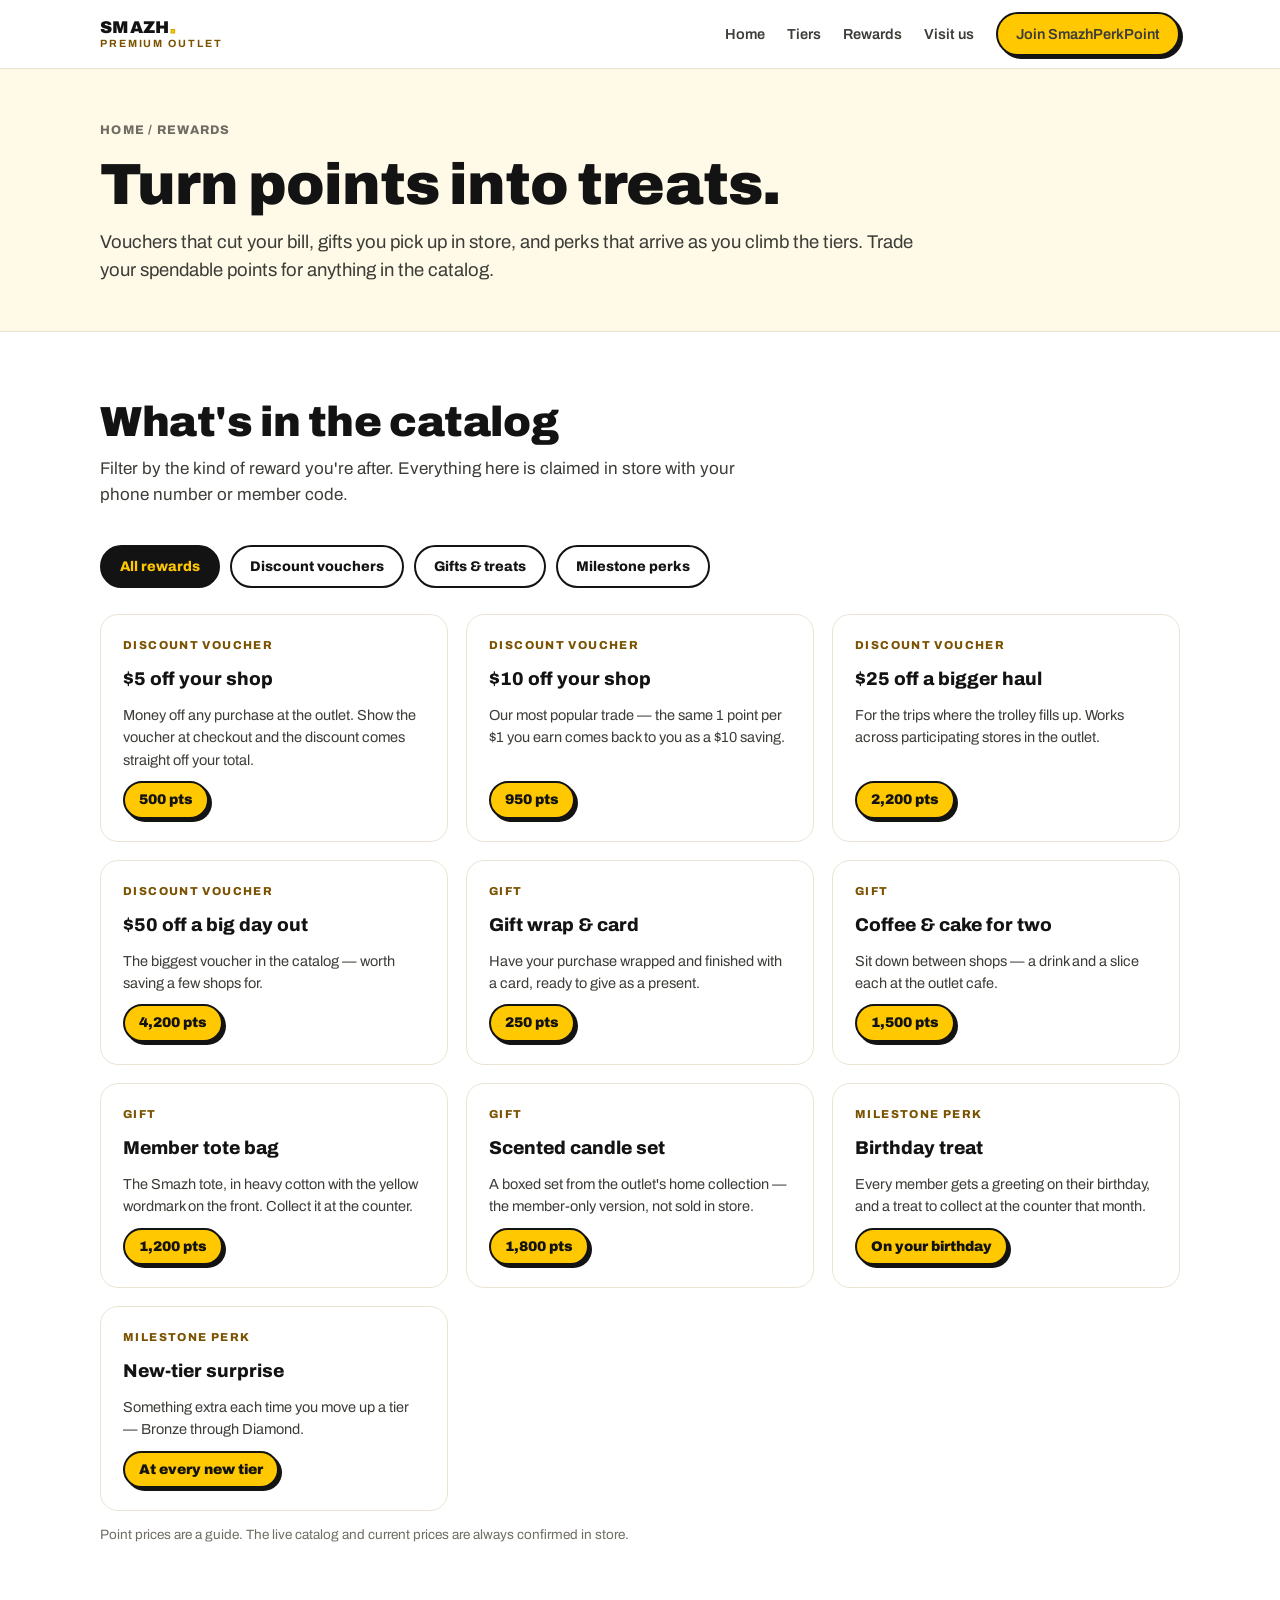
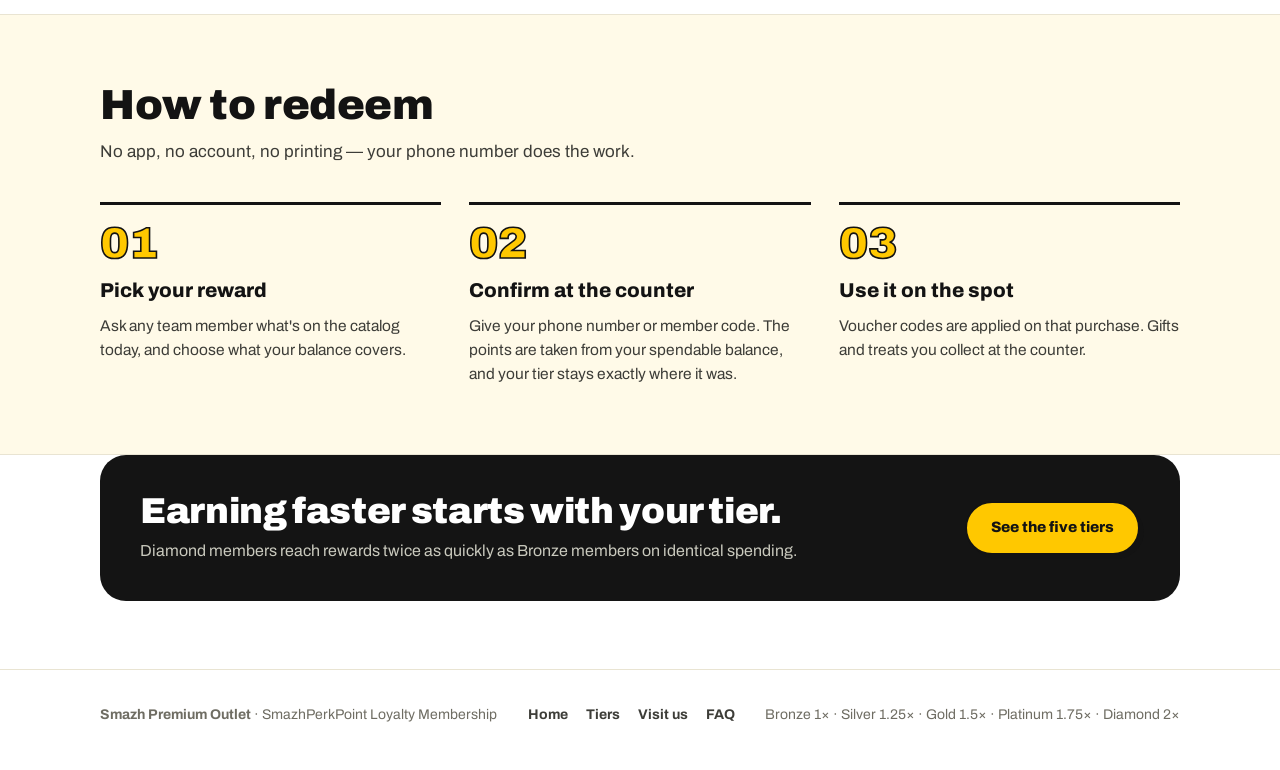
<file: rewards.html>
<!doctype html>
<html lang="en">
  <head>
    <meta charset="utf-8" />
    <meta name="viewport" content="width=device-width, initial-scale=1, viewport-fit=cover" />
    <meta name="color-scheme" content="light" />
    <meta name="description" content="The SmazhPerkPoint rewards catalog — money-off vouchers, gifts and milestone perks you can trade your points for at Smazh Premium Outlet." />
    <link rel="icon" href="data:," />
    <title>Rewards — SmazhPerkPoint Membership</title>
    <link rel="preconnect" href="https://fonts.googleapis.com" />
    <link rel="preconnect" href="https://fonts.gstatic.com" crossorigin />
    <link href="https://fonts.googleapis.com/css2?family=Archivo:ital,wght@0,400;0,500;0,600;0,700;0,800;0,900;1,600&display=swap" rel="stylesheet" />
    <link rel="stylesheet" href="assets/site.css" />
    <link rel="canonical" href="https://smazhperkpoint.com/rewards.html" />
  </head>
  <body>
    <div class="topbar">
      <div class="wrap topbar-in">
        <a class="wordmark" href="index.html">SMAZH<span class="dot">.</span><small>Premium Outlet</small></a>
        <nav class="links" aria-label="Main">
          <a href="index.html">Home</a>
          <a href="tiers.html">Tiers</a>
          <a href="rewards.html">Rewards</a>
          <a href="visit.html">Visit us</a>
          <a class="btn btn-yellow btn-small" href="index.html#join">Join SmazhPerkPoint</a>
        </nav>
      </div>
    </div>

    <header class="page-hero">
      <div class="wrap">
        <p class="crumbs"><a href="index.html">Home</a> / Rewards</p>
        <h1>Turn points into treats.</h1>
        <p>Vouchers that cut your bill, gifts you pick up in store, and perks that arrive as you climb the tiers. Trade your spendable points for anything in the catalog.</p>
      </div>
    </header>

    <section>
      <div class="wrap">
        <div class="sec-head">
          <h2>What's in the catalog</h2>
          <p>Filter by the kind of reward you're after. Everything here is claimed in store with your phone number or member code.</p>
        </div>

        <div class="chips" role="group" aria-label="Filter rewards by type">
          <button class="chip" type="button" data-filter="all" aria-pressed="true">All rewards</button>
          <button class="chip" type="button" data-filter="vouchers" aria-pressed="false">Discount vouchers</button>
          <button class="chip" type="button" data-filter="gifts" aria-pressed="false">Gifts &amp; treats</button>
          <button class="chip" type="button" data-filter="milestones" aria-pressed="false">Milestone perks</button>
        </div>

        <div class="reward-grid" id="rewardGrid">
          <article class="reward-card" data-cat="vouchers">
            <span class="cat">Discount voucher</span>
            <h3>$5 off your shop</h3>
            <p>Money off any purchase at the outlet. Show the voucher at checkout and the discount comes straight off your total.</p>
            <span class="pts">500 pts</span>
          </article>
          <article class="reward-card" data-cat="vouchers">
            <span class="cat">Discount voucher</span>
            <h3>$10 off your shop</h3>
            <p>Our most popular trade — the same 1 point per $1 you earn comes back to you as a $10 saving.</p>
            <span class="pts">950 pts</span>
          </article>
          <article class="reward-card" data-cat="vouchers">
            <span class="cat">Discount voucher</span>
            <h3>$25 off a bigger haul</h3>
            <p>For the trips where the trolley fills up. Works across participating stores in the outlet.</p>
            <span class="pts">2,200 pts</span>
          </article>
          <article class="reward-card" data-cat="vouchers">
            <span class="cat">Discount voucher</span>
            <h3>$50 off a big day out</h3>
            <p>The biggest voucher in the catalog — worth saving a few shops for.</p>
            <span class="pts">4,200 pts</span>
          </article>
          <article class="reward-card" data-cat="gifts">
            <span class="cat">Gift</span>
            <h3>Gift wrap &amp; card</h3>
            <p>Have your purchase wrapped and finished with a card, ready to give as a present.</p>
            <span class="pts">250 pts</span>
          </article>
          <article class="reward-card" data-cat="gifts">
            <span class="cat">Gift</span>
            <h3>Coffee &amp; cake for two</h3>
            <p>Sit down between shops — a drink and a slice each at the outlet cafe.</p>
            <span class="pts">1,500 pts</span>
          </article>
          <article class="reward-card" data-cat="gifts">
            <span class="cat">Gift</span>
            <h3>Member tote bag</h3>
            <p>The Smazh tote, in heavy cotton with the yellow wordmark on the front. Collect it at the counter.</p>
            <span class="pts">1,200 pts</span>
          </article>
          <article class="reward-card" data-cat="gifts">
            <span class="cat">Gift</span>
            <h3>Scented candle set</h3>
            <p>A boxed set from the outlet's home collection — the member-only version, not sold in store.</p>
            <span class="pts">1,800 pts</span>
          </article>
          <article class="reward-card" data-cat="milestones">
            <span class="cat">Milestone perk</span>
            <h3>Birthday treat</h3>
            <p>Every member gets a greeting on their birthday, and a treat to collect at the counter that month.</p>
            <span class="pts">On your birthday</span>
          </article>
          <article class="reward-card" data-cat="milestones">
            <span class="cat">Milestone perk</span>
            <h3>New-tier surprise</h3>
            <p>Something extra each time you move up a tier — Bronze through Diamond.</p>
            <span class="pts">At every new tier</span>
          </article>
        </div>
        <p class="note">Point prices are a guide. The live catalog and current prices are always confirmed in store.</p>
      </div>
    </section>

    <section class="tint">
      <div class="wrap">
        <div class="sec-head">
          <h2>How to redeem</h2>
          <p>No app, no account, no printing — your phone number does the work.</p>
        </div>
        <div class="steps">
          <div class="step">
            <div class="no">01</div>
            <h3>Pick your reward</h3>
            <p>Ask any team member what's on the catalog today, and choose what your balance covers.</p>
          </div>
          <div class="step">
            <div class="no">02</div>
            <h3>Confirm at the counter</h3>
            <p>Give your phone number or member code. The points are taken from your spendable balance, and your tier stays exactly where it was.</p>
          </div>
          <div class="step">
            <div class="no">03</div>
            <h3>Use it on the spot</h3>
            <p>Voucher codes are applied on that purchase. Gifts and treats you collect at the counter.</p>
          </div>
        </div>
      </div>
    </section>

    <section style="padding-top:0">
      <div class="wrap">
        <div class="cta-band">
          <div>
            <h2>Earning faster starts with your tier.</h2>
            <p>Diamond members reach rewards twice as quickly as Bronze members on identical spending.</p>
          </div>
          <a class="btn btn-yellow" href="tiers.html">See the five tiers</a>
        </div>
      </div>
    </section>

    <footer>
      <div class="wrap f-in">
        <div><strong>Smazh Premium Outlet</strong> · SmazhPerkPoint Loyalty Membership</div>
        <nav class="f-links" aria-label="Footer">
          <a href="index.html">Home</a>
          <a href="tiers.html">Tiers</a>
          <a href="visit.html">Visit us</a>
          <a href="index.html#faq">FAQ</a>
        </nav>
        <div>Bronze 1× · Silver 1.25× · Gold 1.5× · Platinum 1.75× · Diamond 2×</div>
      </div>
    </footer>

    <script>
      (function () {
        var grid = document.getElementById('rewardGrid');
        var cards = grid.querySelectorAll('.reward-card');
        var chips = document.querySelectorAll('.chip');

        function apply(filter) {
          for (var i = 0; i < cards.length; i++) {
            var show = filter === 'all' || cards[i].getAttribute('data-cat') === filter;
            if (show) { cards[i].removeAttribute('hidden'); } else { cards[i].setAttribute('hidden', ''); }
          }
        }

        for (var i = 0; i < chips.length; i++) {
          chips[i].addEventListener('click', function () {
            for (var j = 0; j < chips.length; j++) { chips[j].setAttribute('aria-pressed', 'false'); }
            this.setAttribute('aria-pressed', 'true');
            apply(this.getAttribute('data-filter'));
          });
        }
      })();
    </script>
  </body>
</html>
</file>
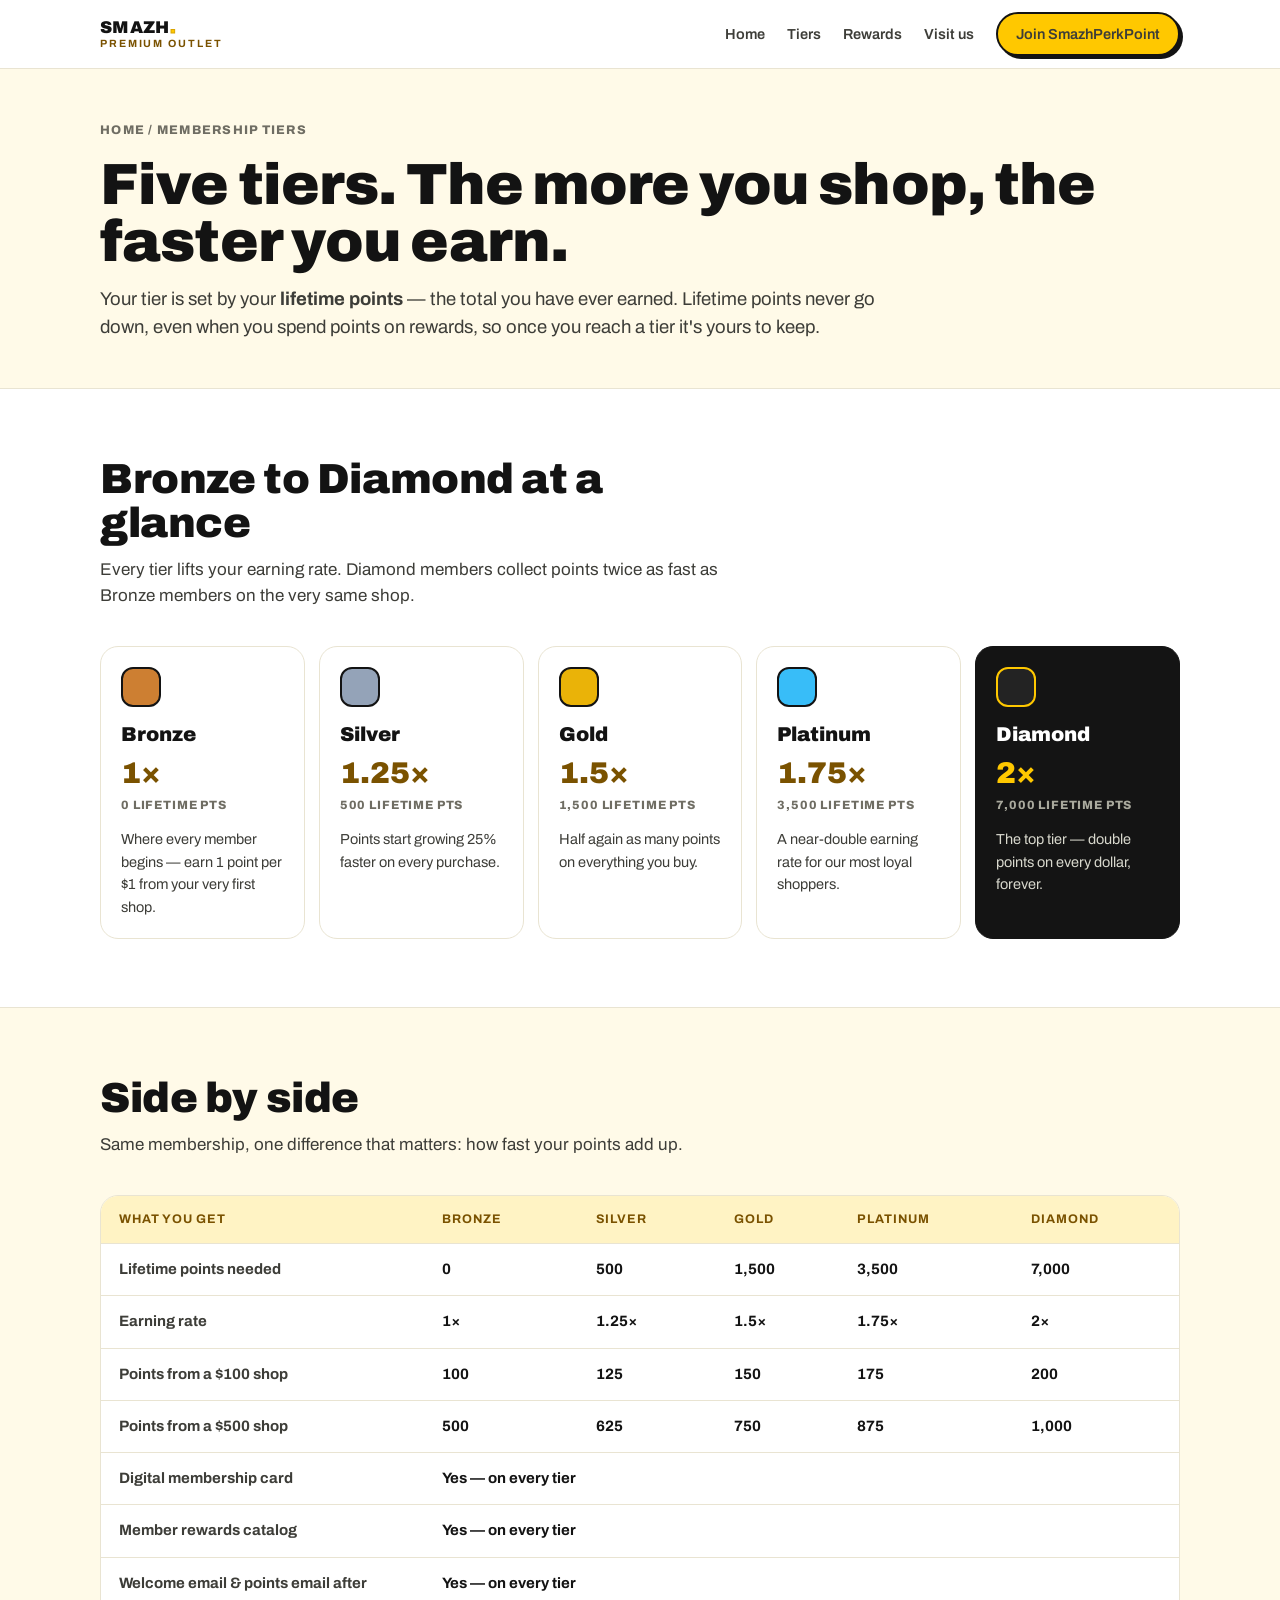
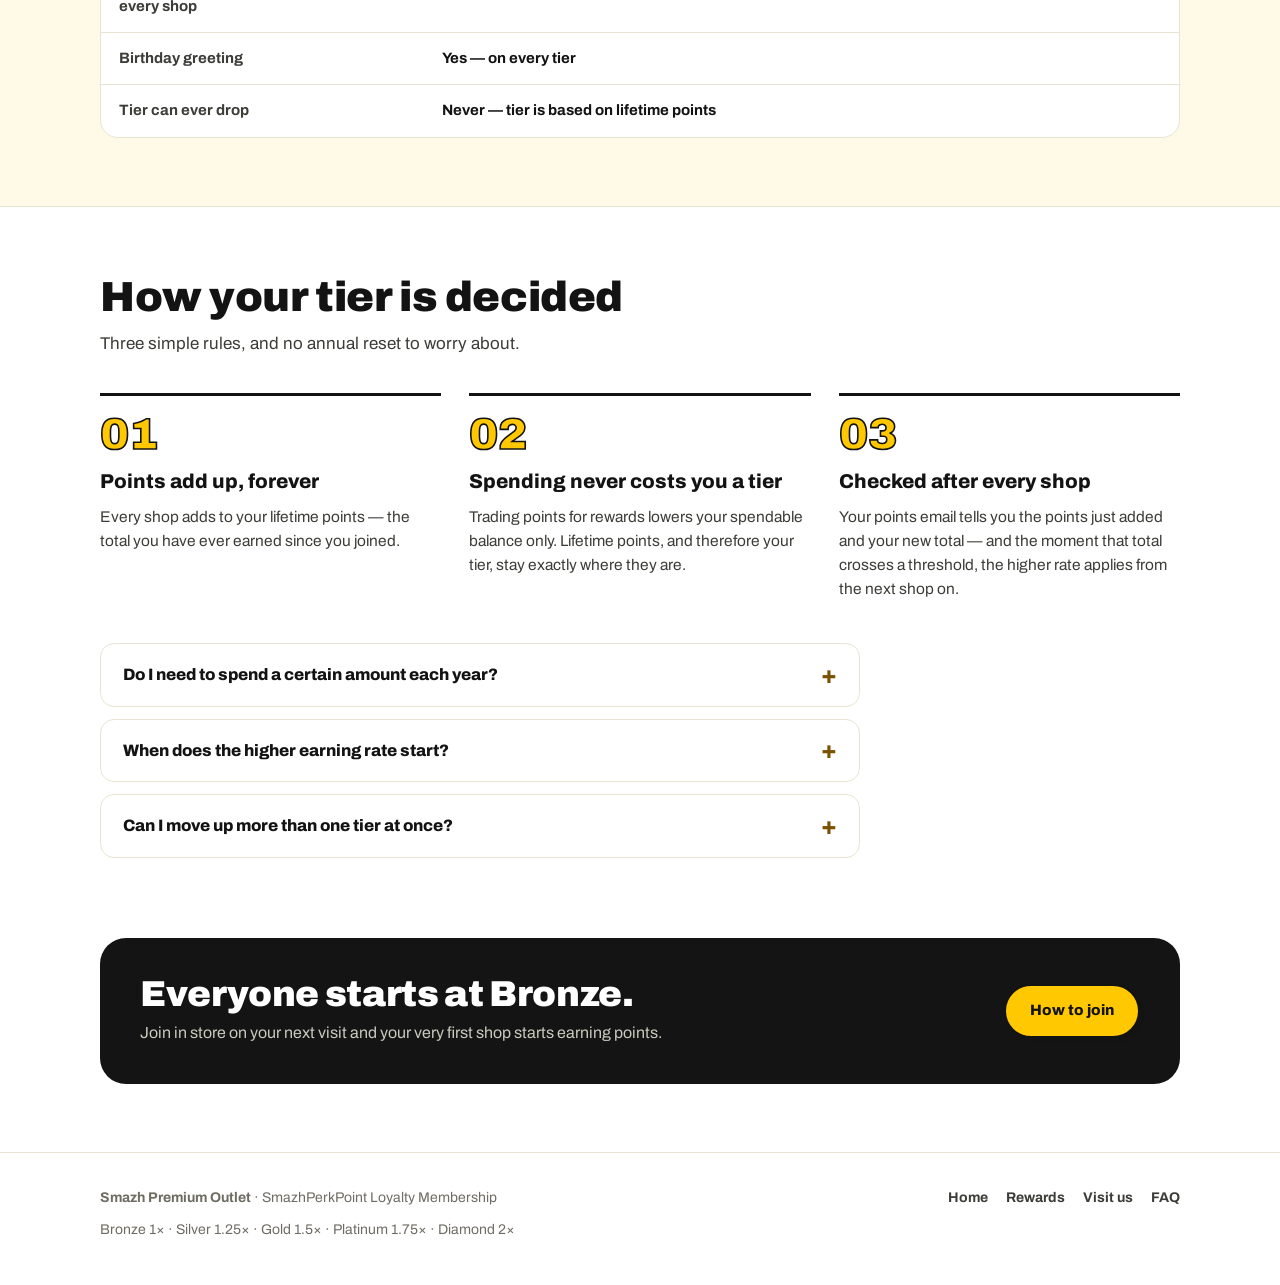
<file: tiers.html>
<!doctype html>
<html lang="en">
  <head>
    <meta charset="utf-8" />
    <meta name="viewport" content="width=device-width, initial-scale=1, viewport-fit=cover" />
    <meta name="color-scheme" content="light" />
    <meta name="description" content="The five SmazhPerkPoint tiers — Bronze to Diamond. Lifetime points set your tier, and your earning rate climbs from 1× to 2× points." />
    <link rel="icon" href="data:," />
    <title>Tiers — SmazhPerkPoint Membership</title>
    <link rel="preconnect" href="https://fonts.googleapis.com" />
    <link rel="preconnect" href="https://fonts.gstatic.com" crossorigin />
    <link href="https://fonts.googleapis.com/css2?family=Archivo:ital,wght@0,400;0,500;0,600;0,700;0,800;0,900;1,600&display=swap" rel="stylesheet" />
    <link rel="stylesheet" href="assets/site.css" />
    <link rel="canonical" href="https://smazhperkpoint.com/tiers.html" />
  </head>
  <body>
    <div class="topbar">
      <div class="wrap topbar-in">
        <a class="wordmark" href="index.html">SMAZH<span class="dot">.</span><small>Premium Outlet</small></a>
        <nav class="links" aria-label="Main">
          <a href="index.html">Home</a>
          <a href="tiers.html">Tiers</a>
          <a href="rewards.html">Rewards</a>
          <a href="visit.html">Visit us</a>
          <a class="btn btn-yellow btn-small" href="index.html#join">Join SmazhPerkPoint</a>
        </nav>
      </div>
    </div>

    <header class="page-hero">
      <div class="wrap">
        <p class="crumbs"><a href="index.html">Home</a> / Membership tiers</p>
        <h1>Five tiers. The more you shop, the faster you earn.</h1>
        <p>Your tier is set by your <strong>lifetime points</strong> — the total you have ever earned. Lifetime points never go down, even when you spend points on rewards, so once you reach a tier it's yours to keep.</p>
      </div>
    </header>

    <section>
      <div class="wrap">
        <div class="sec-head">
          <h2>Bronze to Diamond at a glance</h2>
          <p>Every tier lifts your earning rate. Diamond members collect points twice as fast as Bronze members on the very same shop.</p>
        </div>
        <div class="ladder">
          <div class="ladder-card">
            <div class="badge" style="background:#cd7f32"></div>
            <h3>Bronze</h3>
            <div class="m">1×</div>
            <div class="from">0 lifetime pts</div>
            <p>Where every member begins — earn 1 point per $1 from your very first shop.</p>
          </div>
          <div class="ladder-card">
            <div class="badge" style="background:#94a3b8"></div>
            <h3>Silver</h3>
            <div class="m">1.25×</div>
            <div class="from">500 lifetime pts</div>
            <p>Points start growing 25% faster on every purchase.</p>
          </div>
          <div class="ladder-card">
            <div class="badge" style="background:#eab308"></div>
            <h3>Gold</h3>
            <div class="m">1.5×</div>
            <div class="from">1,500 lifetime pts</div>
            <p>Half again as many points on everything you buy.</p>
          </div>
          <div class="ladder-card">
            <div class="badge" style="background:#38bdf8"></div>
            <h3>Platinum</h3>
            <div class="m">1.75×</div>
            <div class="from">3,500 lifetime pts</div>
            <p>A near-double earning rate for our most loyal shoppers.</p>
          </div>
          <div class="ladder-card top">
            <div class="badge" style="background:#c084fc"></div>
            <h3>Diamond</h3>
            <div class="m">2×</div>
            <div class="from">7,000 lifetime pts</div>
            <p>The top tier — double points on every dollar, forever.</p>
          </div>
        </div>
      </div>
    </section>

    <section class="tint">
      <div class="wrap">
        <div class="sec-head">
          <h2>Side by side</h2>
          <p>Same membership, one difference that matters: how fast your points add up.</p>
        </div>
        <div class="table-wrap">
          <table class="cmp">
            <thead>
              <tr>
                <th scope="col">What you get</th>
                <th scope="col">Bronze</th>
                <th scope="col">Silver</th>
                <th scope="col">Gold</th>
                <th scope="col">Platinum</th>
                <th scope="col">Diamond</th>
              </tr>
            </thead>
            <tbody>
              <tr>
                <th scope="row">Lifetime points needed</th>
                <td>0</td>
                <td>500</td>
                <td>1,500</td>
                <td>3,500</td>
                <td>7,000</td>
              </tr>
              <tr>
                <th scope="row">Earning rate</th>
                <td>1×</td>
                <td>1.25×</td>
                <td>1.5×</td>
                <td>1.75×</td>
                <td>2×</td>
              </tr>
              <tr>
                <th scope="row">Points from a $100 shop</th>
                <td>100</td>
                <td>125</td>
                <td>150</td>
                <td>175</td>
                <td>200</td>
              </tr>
              <tr>
                <th scope="row">Points from a $500 shop</th>
                <td>500</td>
                <td>625</td>
                <td>750</td>
                <td>875</td>
                <td>1,000</td>
              </tr>
              <tr>
                <th scope="row">Digital membership card</th>
                <td colspan="5">Yes — on every tier</td>
              </tr>
              <tr>
                <th scope="row">Member rewards catalog</th>
                <td colspan="5">Yes — on every tier</td>
              </tr>
              <tr>
                <th scope="row">Welcome email &amp; points email after every shop</th>
                <td colspan="5">Yes — on every tier</td>
              </tr>
              <tr>
                <th scope="row">Birthday greeting</th>
                <td colspan="5">Yes — on every tier</td>
              </tr>
              <tr>
                <th scope="row">Tier can ever drop</th>
                <td colspan="5">Never — tier is based on lifetime points</td>
              </tr>
            </tbody>
          </table>
        </div>
      </div>
    </section>

    <section>
      <div class="wrap">
        <div class="sec-head">
          <h2>How your tier is decided</h2>
          <p>Three simple rules, and no annual reset to worry about.</p>
        </div>
        <div class="steps">
          <div class="step">
            <div class="no">01</div>
            <h3>Points add up, forever</h3>
            <p>Every shop adds to your lifetime points — the total you have ever earned since you joined.</p>
          </div>
          <div class="step">
            <div class="no">02</div>
            <h3>Spending never costs you a tier</h3>
            <p>Trading points for rewards lowers your spendable balance only. Lifetime points, and therefore your tier, stay exactly where they are.</p>
          </div>
          <div class="step">
            <div class="no">03</div>
            <h3>Checked after every shop</h3>
            <p>Your points email tells you the points just added and your new total — and the moment that total crosses a threshold, the higher rate applies from the next shop on.</p>
          </div>
        </div>

        <div style="margin-top:42px" class="faq">
          <details>
            <summary>Do I need to spend a certain amount each year?</summary>
            <div class="a"><p>No. SmazhPerkPoint has no annual spend requirement and no yearly reset. Your tier follows your lifetime points, so a quiet year never takes anything away.</p></div>
          </details>
          <details>
            <summary>When does the higher earning rate start?</summary>
            <div class="a"><p>As soon as your lifetime total passes the threshold. Points from the shop that took you over are earned at your old rate; every shop after that earns at the new one.</p></div>
          </details>
          <details>
            <summary>Can I move up more than one tier at once?</summary>
            <div class="a"><p>Yes. A large shop can carry you past more than one threshold, and your tier is set by your total — not by how many visits it took.</p></div>
          </details>
        </div>
      </div>
    </section>

    <section style="padding-top:0">
      <div class="wrap">
        <div class="cta-band">
          <div>
            <h2>Everyone starts at Bronze.</h2>
            <p>Join in store on your next visit and your very first shop starts earning points.</p>
          </div>
          <a class="btn btn-yellow" href="index.html#join">How to join</a>
        </div>
      </div>
    </section>

    <footer>
      <div class="wrap f-in">
        <div><strong>Smazh Premium Outlet</strong> · SmazhPerkPoint Loyalty Membership</div>
        <nav class="f-links" aria-label="Footer">
          <a href="index.html">Home</a>
          <a href="rewards.html">Rewards</a>
          <a href="visit.html">Visit us</a>
          <a href="index.html#faq">FAQ</a>
        </nav>
        <div>Bronze 1× · Silver 1.25× · Gold 1.5× · Platinum 1.75× · Diamond 2×</div>
      </div>
    </footer>
  </body>
</html>
</file>
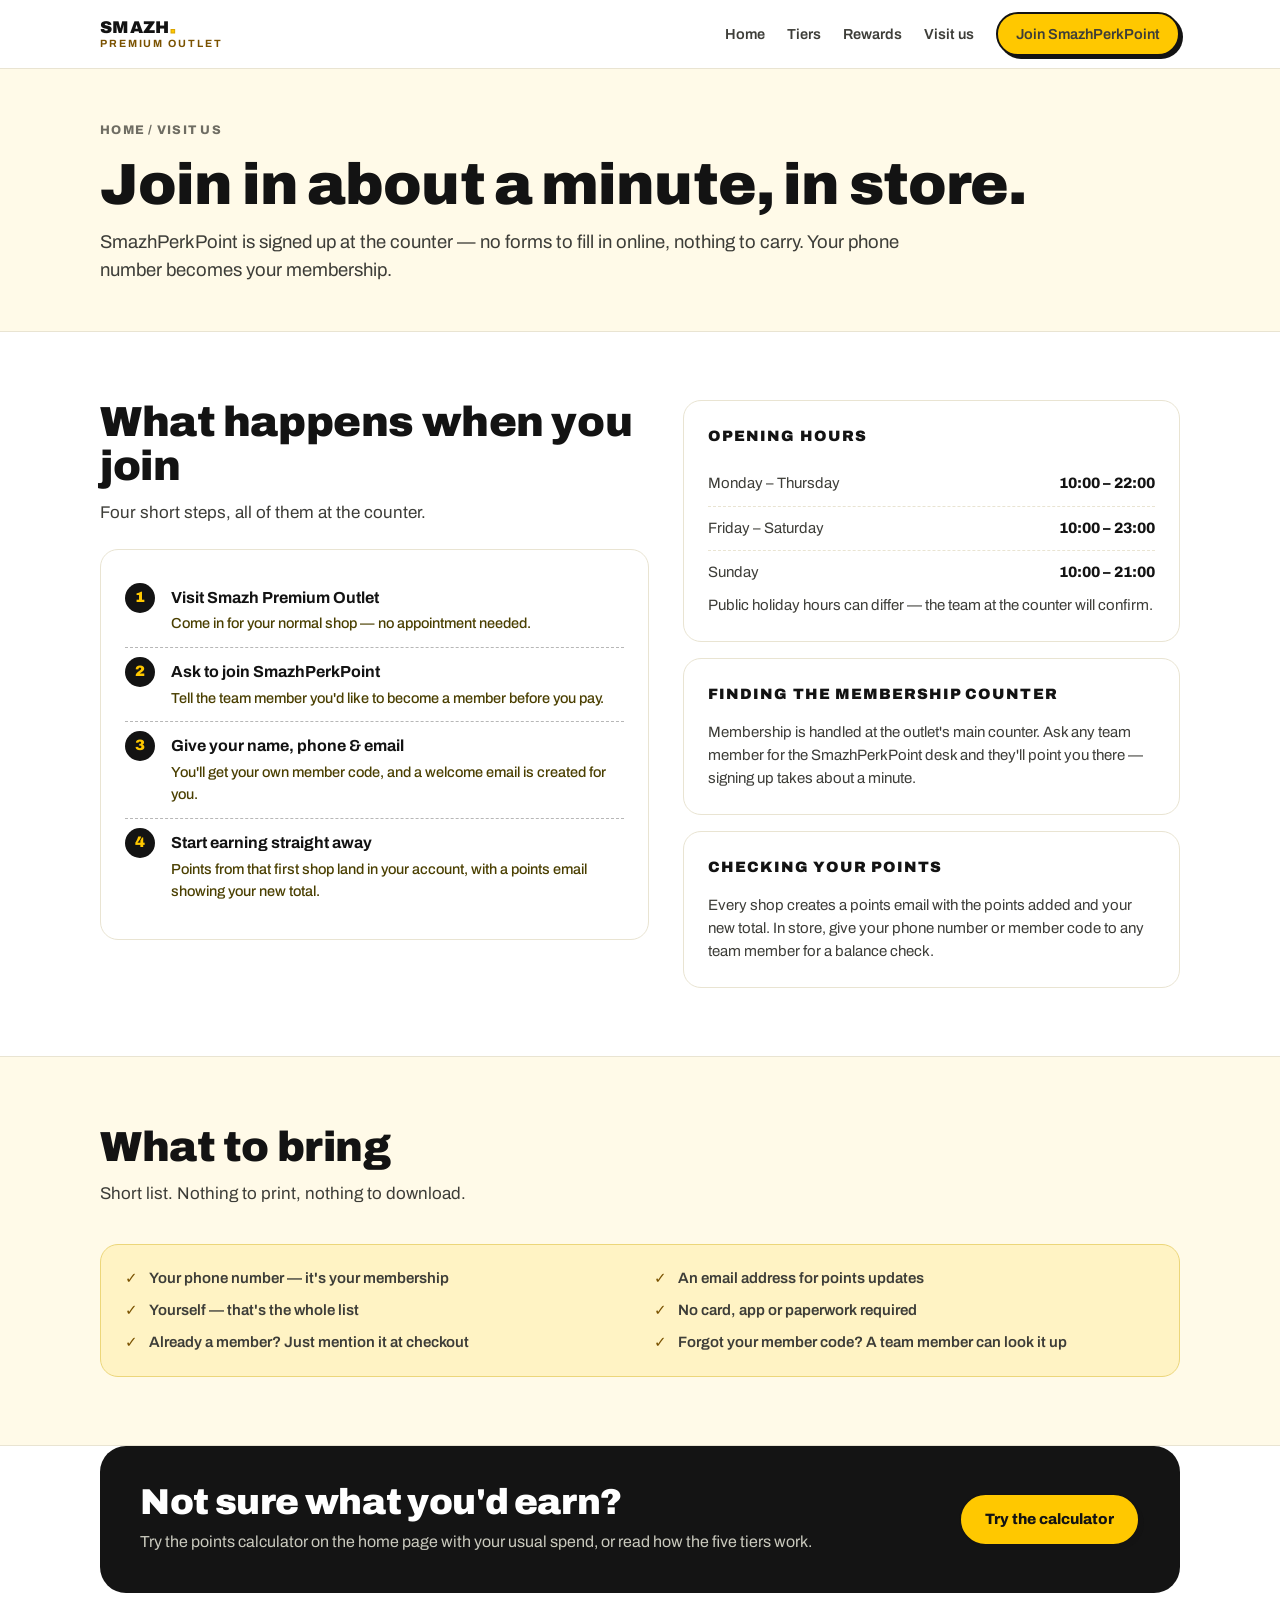
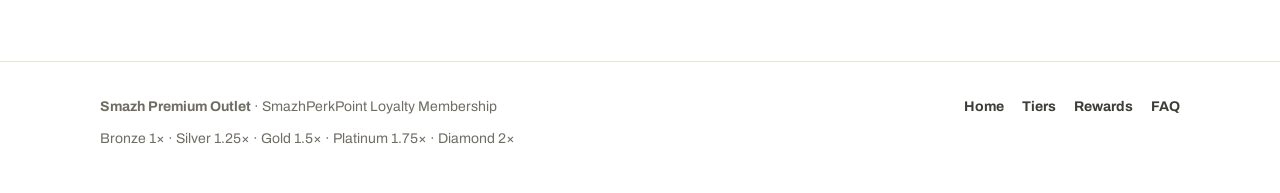
<file: visit.html>
<!doctype html>
<html lang="en">
  <head>
    <meta charset="utf-8" />
    <meta name="viewport" content="width=device-width, initial-scale=1, viewport-fit=cover" />
    <meta name="color-scheme" content="light" />
    <meta name="description" content="Visit Smazh Premium Outlet and join SmazhPerkPoint at the counter — opening hours, what to bring, and how signing up takes about a minute." />
    <link rel="icon" href="data:," />
    <title>Visit us — Smazh Premium Outlet</title>
    <link rel="preconnect" href="https://fonts.googleapis.com" />
    <link rel="preconnect" href="https://fonts.gstatic.com" crossorigin />
    <link href="https://fonts.googleapis.com/css2?family=Archivo:ital,wght@0,400;0,500;0,600;0,700;0,800;0,900;1,600&display=swap" rel="stylesheet" />
    <link rel="stylesheet" href="assets/site.css" />
    <link rel="canonical" href="https://smazhperkpoint.com/visit.html" />
  </head>
  <body>
    <div class="topbar">
      <div class="wrap topbar-in">
        <a class="wordmark" href="index.html">SMAZH<span class="dot">.</span><small>Premium Outlet</small></a>
        <nav class="links" aria-label="Main">
          <a href="index.html">Home</a>
          <a href="tiers.html">Tiers</a>
          <a href="rewards.html">Rewards</a>
          <a href="visit.html">Visit us</a>
          <a class="btn btn-yellow btn-small" href="index.html#join">Join SmazhPerkPoint</a>
        </nav>
      </div>
    </div>

    <header class="page-hero">
      <div class="wrap">
        <p class="crumbs"><a href="index.html">Home</a> / Visit us</p>
        <h1>Join in about a minute, in store.</h1>
        <p>SmazhPerkPoint is signed up at the counter — no forms to fill in online, nothing to carry. Your phone number becomes your membership.</p>
      </div>
    </header>

    <section>
      <div class="wrap">
        <div class="split">
          <div>
            <div class="sec-head" style="margin-bottom:22px">
              <h2>What happens when you join</h2>
              <p>Four short steps, all of them at the counter.</p>
            </div>
            <div class="info-card">
              <ol class="join-steps">
                <li>Visit Smazh Premium Outlet<span>Come in for your normal shop — no appointment needed.</span></li>
                <li>Ask to join SmazhPerkPoint<span>Tell the team member you'd like to become a member before you pay.</span></li>
                <li>Give your name, phone &amp; email<span>You'll get your own member code, and a welcome email is created for you.</span></li>
                <li>Start earning straight away<span>Points from that first shop land in your account, with a points email showing your new total.</span></li>
              </ol>
            </div>
          </div>

          <div>
            <div class="info-card">
              <h3>Opening hours</h3>
              <ul class="hours">
                <li><span>Monday – Thursday</span><b>10:00 – 22:00</b></li>
                <li><span>Friday – Saturday</span><b>10:00 – 23:00</b></li>
                <li><span>Sunday</span><b>10:00 – 21:00</b></li>
              </ul>
              <p class="note">Public holiday hours can differ — the team at the counter will confirm.</p>
            </div>
            <div class="info-card">
              <h3>Finding the membership counter</h3>
              <p>Membership is handled at the outlet's main counter. Ask any team member for the SmazhPerkPoint desk and they'll point you there — signing up takes about a minute.</p>
            </div>
            <div class="info-card">
              <h3>Checking your points</h3>
              <p>Every shop creates a points email with the points added and your new total. In store, give your phone number or member code to any team member for a balance check.</p>
            </div>
          </div>
        </div>
      </div>
    </section>

    <section class="tint">
      <div class="wrap">
        <div class="sec-head">
          <h2>What to bring</h2>
          <p>Short list. Nothing to print, nothing to download.</p>
        </div>
        <div class="core-perks">
          <ul>
            <li>Your phone number — it's your membership</li>
            <li>An email address for points updates</li>
            <li>Yourself — that's the whole list</li>
            <li>No card, app or paperwork required</li>
            <li>Already a member? Just mention it at checkout</li>
            <li>Forgot your member code? A team member can look it up</li>
          </ul>
        </div>
      </div>
    </section>

    <section style="padding-top:0">
      <div class="wrap">
        <div class="cta-band">
          <div>
            <h2>Not sure what you'd earn?</h2>
            <p>Try the points calculator on the home page with your usual spend, or read how the five tiers work.</p>
          </div>
          <a class="btn btn-yellow" href="index.html#calculator">Try the calculator</a>
        </div>
      </div>
    </section>

    <footer>
      <div class="wrap f-in">
        <div><strong>Smazh Premium Outlet</strong> · SmazhPerkPoint Loyalty Membership</div>
        <nav class="f-links" aria-label="Footer">
          <a href="index.html">Home</a>
          <a href="tiers.html">Tiers</a>
          <a href="rewards.html">Rewards</a>
          <a href="index.html#faq">FAQ</a>
        </nav>
        <div>Bronze 1× · Silver 1.25× · Gold 1.5× · Platinum 1.75× · Diamond 2×</div>
      </div>
    </footer>
  </body>
</html>
</file>
<file: assets/site.css>
:root {
  color-scheme: light;
  --yellow: #ffc800;
  --yellow-soft: #fff3c4;
  --yellow-pale: #fffae8;
  --amber-text: #7a5200;
  --ink: #131313;
  --ink-soft: #3d3d38;
  --muted: #6f6d63;
  --paper: #ffffff;
  --line: #e9e4d2;
  --black-panel: #141414;
  --radius: 18px;
  --bronze: #b06f28;
  --silver: #64748b;
  --gold: #a97b00;
  --platinum: #0277a8;
  --diamond: #7c3aed;
}
* { box-sizing: border-box; }
html { scroll-behavior: smooth; }
@media (prefers-reduced-motion: reduce) {
  html { scroll-behavior: auto; }
  .marquee-track { animation: none !important; }
}
body {
  margin: 0;
  font-family: "Archivo", system-ui, -apple-system, "Segoe UI", sans-serif;
  background: var(--paper);
  color: var(--ink);
  line-height: 1.55;
  -webkit-font-smoothing: antialiased;
}
img { max-width: 100%; display: block; }
a { color: inherit; }
.wrap { max-width: 1120px; margin: 0 auto; padding: 0 20px; }

/* ---------- top nav ---------- */
.topbar {
  position: sticky; top: 0; z-index: 40;
  background: rgba(255,255,255,.92);
  backdrop-filter: blur(8px);
  border-bottom: 1px solid var(--line);
}
.topbar-in {
  display: flex; align-items: center; gap: 18px;
  padding-top: 12px; padding-bottom: 12px;
}
.wordmark { font-weight: 900; letter-spacing: .02em; font-size: 17px; line-height: 1.1; text-decoration: none; }
.wordmark small { display: block; font-weight: 700; font-size: 10.5px; letter-spacing: .18em; color: var(--amber-text); text-transform: uppercase; }
.wordmark .dot { color: var(--yellow); -webkit-text-stroke: 1px #d9a400; }
nav.links { margin-left: auto; display: flex; gap: 22px; align-items: center; }
nav.links a { text-decoration: none; font-weight: 600; font-size: 14.5px; color: var(--ink-soft); }
nav.links a:hover { color: var(--ink); text-decoration: underline; text-decoration-color: var(--yellow); text-decoration-thickness: 3px; text-underline-offset: 4px; }
.btn {
  display: inline-flex; align-items: center; justify-content: center; gap: 8px;
  font-weight: 800; font-size: 15px; text-decoration: none;
  padding: 13px 24px; border-radius: 999px; border: 2px solid var(--ink);
  cursor: pointer; transition: transform .15s ease, background .15s ease;
}
.btn:active { transform: scale(.98); }
.btn-yellow { background: var(--yellow); color: var(--ink); border-color: var(--ink); box-shadow: 4px 4px 0 var(--ink); }
.btn-yellow:hover { transform: translate(-1px,-1px); box-shadow: 5px 5px 0 var(--ink); }
.btn-black { background: var(--ink); color: #fff; border-color: var(--ink); }
.btn-ghost { background: #fff; color: var(--ink); }
.btn-small { padding: 9px 18px; font-size: 14px; box-shadow: 3px 3px 0 var(--ink); }
@media (max-width: 720px) { nav.links a:not(.btn) { display: none; } }

/* ---------- hero ---------- */
.hero { background: var(--yellow-pale); border-bottom: 1px solid var(--line); overflow: hidden; }
.hero-grid {
  display: grid; grid-template-columns: 1.02fr .98fr; gap: 40px;
  padding-top: 52px; padding-bottom: 56px; align-items: center;
}
@media (max-width: 880px) { .hero-grid { grid-template-columns: 1fr; padding-top: 36px; } }
.hero-tag {
  display: inline-block; background: var(--ink); color: var(--yellow);
  font-weight: 800; font-size: 12px; letter-spacing: .16em; text-transform: uppercase;
  padding: 7px 14px; border-radius: 999px; margin-bottom: 20px;
}
h1 { font-size: clamp(42px, 6.2vw, 68px); line-height: .98; font-weight: 900; letter-spacing: -.015em; margin: 0 0 18px; }
h1 .hl { background: linear-gradient(transparent 62%, var(--yellow) 62%, var(--yellow) 94%, transparent 94%); padding: 0 2px; }
.hero-sub { font-size: 18.5px; color: var(--ink-soft); margin: 0 0 26px; max-width: 34em; }
.hero-sub strong { color: var(--ink); }
.hero-ctas { display: flex; flex-wrap: wrap; gap: 14px; margin-bottom: 30px; }
.hero-facts { display: flex; flex-wrap: wrap; gap: 10px 26px; margin: 0; padding: 0; list-style: none; }
.hero-facts li { font-weight: 700; font-size: 14.5px; display: flex; align-items: center; gap: 8px; }
.hero-facts .tick {
  width: 20px; height: 20px; flex: none; border-radius: 50%;
  background: var(--yellow); border: 1.5px solid var(--ink);
  display: inline-flex; align-items: center; justify-content: center;
}
.hero-facts .tick svg { width: 11px; height: 11px; }

.hero-visual { position: relative; }
.hero-visual img { border-radius: 22px; border: 1px solid var(--line); width: 100%; height: auto; }
.vip-pass {
  position: absolute; left: -14px; bottom: -26px; width: min(320px, 86%);
  background: var(--black-panel); color: #fff; border-radius: 16px;
  padding: 18px 20px 16px; transform: rotate(-2.5deg);
  box-shadow: 0 18px 34px rgba(19,19,19,.28);
}
@media (max-width: 880px) { .vip-pass { left: 8px; bottom: -22px; } .hero-visual { margin-bottom: 26px; } }
.vip-pass .vp-top { display: flex; justify-content: space-between; align-items: flex-start; gap: 10px; }
.vip-pass .vp-name { font-size: 10.5px; letter-spacing: .2em; font-weight: 800; color: #ffd94d; text-transform: uppercase; }
.vip-pass .vp-title { font-weight: 900; font-size: 19px; margin-top: 2px; }
.vip-pass .vp-tier { background: #2a2a2a; border: 1px solid #4a3d00; color: var(--yellow); font-weight: 800; font-size: 12px; padding: 5px 10px; border-radius: 999px; white-space: nowrap; }
.vip-pass .vp-pts { margin-top: 14px; display: flex; justify-content: space-between; align-items: flex-end; }
.vip-pass .vp-pts .lbl { font-size: 10px; letter-spacing: .16em; color: #bdbdb2; text-transform: uppercase; font-weight: 700; }
.vip-pass .vp-pts .num { font-size: 30px; font-weight: 900; color: var(--yellow); line-height: 1; }
.vip-pass .vp-pts .num small { font-size: 13px; font-weight: 700; }
.vip-pass .vp-bar { height: 7px; background: #333; border-radius: 99px; margin-top: 12px; overflow: hidden; }
.vip-pass .vp-bar i { display: block; height: 100%; width: 64%; background: var(--yellow); border-radius: 99px; }
.vip-pass .vp-next { font-size: 12px; color: #cfcfc4; margin-top: 8px; }

/* ---------- marquee ---------- */
.marquee { background: var(--ink); color: var(--yellow); overflow: hidden; padding: 11px 0; }
.marquee-track { display: flex; gap: 0; width: max-content; animation: slide 30s linear infinite; font-weight: 800; font-size: 13.5px; letter-spacing: .14em; text-transform: uppercase; white-space: nowrap; }
.marquee-track span { padding: 0 18px; }
@keyframes slide { from { transform: translateX(0); } to { transform: translateX(-50%); } }

/* ---------- sections ---------- */
section { padding: 68px 0; }
section.tint { background: var(--yellow-pale); border-top: 1px solid var(--line); border-bottom: 1px solid var(--line); }
.sec-head { max-width: 640px; margin-bottom: 36px; }
.sec-head h2 { font-size: clamp(30px, 4.4vw, 42px); font-weight: 900; letter-spacing: -.01em; line-height: 1.05; margin: 0 0 12px; }
.sec-head p { font-size: 17px; color: var(--ink-soft); margin: 0; }

/* steps */
.steps { display: grid; grid-template-columns: repeat(3, 1fr); gap: 28px; }
@media (max-width: 820px) { .steps { grid-template-columns: 1fr; gap: 22px; } }
.step { border-top: 3px solid var(--ink); padding-top: 16px; }
.step .no { font-size: 44px; font-weight: 900; color: var(--yellow); -webkit-text-stroke: 1.6px var(--ink); line-height: 1; }
.step h3 { font-size: 20px; font-weight: 800; margin: 10px 0 8px; }
.step p { margin: 0; color: var(--ink-soft); font-size: 15.5px; }

/* tiers */
.tier-list { display: flex; flex-direction: column; gap: 12px; }
.tier-row {
  display: grid; grid-template-columns: 190px 130px 120px 1fr; gap: 16px; align-items: center;
  background: #fff; border: 1px solid var(--line); border-radius: var(--radius);
  padding: 18px 22px;
}
@media (max-width: 820px) { .tier-row { grid-template-columns: 1fr 1fr; } .tier-row .t-perk { grid-column: 1 / -1; } }
.tier-name { display: flex; align-items: center; gap: 10px; font-weight: 900; font-size: 19px; }
.tier-dot { width: 14px; height: 14px; border-radius: 50%; flex: none; border: 2px solid rgba(0,0,0,.18); }
.t-from { font-weight: 700; color: var(--ink-soft); font-size: 15px; }
.t-from small { display: block; font-weight: 600; color: var(--muted); font-size: 12px; letter-spacing: .06em; text-transform: uppercase; }
.t-mult { font-weight: 900; font-size: 24px; color: var(--amber-text); }
.t-mult small { display: block; font-size: 12px; font-weight: 600; color: var(--muted); letter-spacing: .06em; text-transform: uppercase; }
.t-perk { color: var(--ink-soft); font-size: 15px; margin: 0; }
.tier-row.top { background: var(--black-panel); color: #fff; border-color: var(--black-panel); }
.tier-row.top .t-from, .tier-row.top .t-perk { color: #d8d8cd; }
.tier-row.top .t-from small, .tier-row.top .t-mult small { color: #a9a99d; }
.tier-row.top .t-mult { color: var(--yellow); }
.core-perks { margin-top: 26px; background: var(--yellow-soft); border: 1px solid #ecd67a; border-radius: var(--radius); padding: 22px 24px; }
.core-perks h3 { margin: 0 0 12px; font-size: 17px; font-weight: 800; }
.core-perks ul { margin: 0; padding: 0; list-style: none; display: grid; grid-template-columns: 1fr 1fr; gap: 9px 28px; }
@media (max-width: 640px) { .core-perks ul { grid-template-columns: 1fr; } }
.core-perks li { font-size: 15px; font-weight: 600; color: var(--ink-soft); padding-left: 24px; position: relative; }
.core-perks li::before { content: "✓"; position: absolute; left: 0; top: 0; font-weight: 900; color: var(--amber-text); }

/* calculator */
.calc {
  background: var(--black-panel); color: #fff; border-radius: 24px;
  padding: 34px 34px 30px; display: grid; grid-template-columns: 1fr 1fr; gap: 36px;
}
@media (max-width: 820px) { .calc { grid-template-columns: 1fr; padding: 26px 22px; } }
.calc h3 { font-size: 24px; font-weight: 900; margin: 0 0 6px; }
.calc .calc-sub { color: #c9c9bd; font-size: 15px; margin: 0 0 22px; }
.calc label { display: block; font-size: 12.5px; font-weight: 800; letter-spacing: .1em; text-transform: uppercase; color: #ffd94d; margin: 20px 0 8px; }
.calc label:first-of-type { margin-top: 0; }
.calc input[type="range"] { width: 100%; accent-color: var(--yellow); height: 28px; }
.calc .val-row { display: flex; justify-content: space-between; align-items: baseline; }
.calc .val { font-size: 26px; font-weight: 900; }
.calc .val small { font-size: 13px; font-weight: 600; color: #bdbdb2; }
.calc-out { background: #1e1e1e; border: 1px solid #333; border-radius: 16px; padding: 22px; align-self: start; }
.calc-out .your-tier { display: flex; align-items: center; gap: 10px; font-weight: 900; font-size: 22px; }
.calc-out .row { display: flex; justify-content: space-between; gap: 12px; padding: 11px 0; border-bottom: 1px dashed #3a3a3a; font-size: 15px; }
.calc-out .row:last-of-type { border-bottom: none; }
.calc-out .row span { color: #c9c9bd; }
.calc-out .row b { font-weight: 800; text-align: right; }
.calc-out .row b.y { color: var(--yellow); }
.calc-progress { height: 9px; background: #333; border-radius: 99px; overflow: hidden; margin-top: 14px; }
.calc-progress i { display: block; height: 100%; background: var(--yellow); border-radius: 99px; transition: width .3s ease; }
.calc-note { font-size: 13px; color: #a9a99d; margin-top: 12px; }

/* rewards */
.reward-rows { border-top: 1px solid var(--line); }
.reward-row { display: grid; grid-template-columns: 64px 1fr auto; gap: 20px; align-items: center; padding: 24px 6px; border-bottom: 1px solid var(--line); }
@media (max-width: 640px) { .reward-row { grid-template-columns: 52px 1fr; } .reward-row .r-tag { display: none; } }
.r-ico { width: 56px; height: 56px; border-radius: 14px; background: var(--yellow); border: 2px solid var(--ink); display: flex; align-items: center; justify-content: center; }
.r-ico svg { width: 27px; height: 27px; }
.reward-row h3 { margin: 0 0 4px; font-size: 19px; font-weight: 800; }
.reward-row p { margin: 0; color: var(--ink-soft); font-size: 15px; max-width: 52em; }
.r-tag { font-weight: 800; font-size: 12.5px; letter-spacing: .08em; text-transform: uppercase; color: var(--amber-text); background: var(--yellow-soft); border: 1px solid #ecd67a; padding: 7px 12px; border-radius: 999px; white-space: nowrap; }

/* faq */
.faq { max-width: 760px; }
details { border: 1px solid var(--line); border-radius: 14px; background: #fff; margin-bottom: 12px; }
details summary { cursor: pointer; font-weight: 800; font-size: 16.5px; padding: 18px 22px; list-style: none; display: flex; justify-content: space-between; gap: 14px; align-items: center; }
details summary::-webkit-details-marker { display: none; }
details summary::after { content: "+"; font-size: 24px; font-weight: 900; color: var(--amber-text); line-height: 1; }
details[open ] summary::after { content: "–"; }
details .a { padding: 0 22px 19px; color: var(--ink-soft); font-size: 15.5px; }
details .a p { margin: 0; }

/* join */
.join-panel { background: var(--yellow); border: 2px solid var(--ink); border-radius: 26px; padding: 44px 40px; box-shadow: 8px 8px 0 var(--ink); }
@media (max-width: 640px) { .join-panel { padding: 30px 22px; box-shadow: 5px 5px 0 var(--ink); } }
.join-panel h2 { font-size: clamp(30px, 4.6vw, 44px); font-weight: 900; line-height: 1.02; margin: 0 0 14px; letter-spacing: -.01em; }
.join-panel p.lede { font-size: 17.5px; font-weight: 600; color: #3a3200; margin: 0 0 26px; max-width: 40em; }
.join-grid { display: grid; grid-template-columns: 1.1fr .9fr; gap: 34px; }
@media (max-width: 820px) { .join-grid { grid-template-columns: 1fr; } }
.join-steps { margin: 0; padding: 0; list-style: none; counter-reset: js; }
.join-steps li { counter-increment: js; font-weight: 700; font-size: 16px; padding: 12px 0 12px 46px; position: relative; border-bottom: 1px dashed rgba(19,19,19,.3); }
.join-steps li:last-child { border-bottom: none; }
.join-steps li::before {
  content: counter(js); position: absolute; left: 0; top: 9px;
  width: 30px; height: 30px; border-radius: 50%; background: var(--ink); color: var(--yellow);
  font-weight: 900; font-size: 15px; display: flex; align-items: center; justify-content: center;
}
.join-steps li span { display: block; font-weight: 500; font-size: 14.5px; color: #4a3f00; margin-top: 2px; }
.bring { background: #fff; border: 2px solid var(--ink); border-radius: 16px; padding: 22px 24px; align-self: start; }
.bring h3 { margin: 0 0 12px; font-size: 16px; font-weight: 900; letter-spacing: .04em; text-transform: uppercase; }
.bring ul { margin: 0 0 18px; padding: 0; list-style: none; }
.bring li { font-weight: 600; font-size: 15.5px; padding: 6px 0 6px 26px; position: relative; color: var(--ink-soft); }
.bring li::before { content: "✓"; position: absolute; left: 2px; font-weight: 900; color: var(--amber-text); }

footer { border-top: 1px solid var(--line); padding: 34px 0 44px; color: var(--muted); font-size: 14px; }
footer .f-in { display: flex; flex-wrap: wrap; gap: 10px 28px; justify-content: space-between; align-items: center; }

/* ================= multi-page site ================= */

/* Keep the nav reachable on small screens now that it links to real pages. */
@media (max-width: 720px) {
  .topbar-in { flex-wrap: wrap; row-gap: 10px; }
  nav.links { margin-left: 0; width: 100%; gap: 16px; overflow-x: auto; padding-bottom: 4px; }
  nav.links a { font-size: 13.5px; white-space: nowrap; }
  nav.links a:not(.btn) { display: inline-block; }
}

/* ---------- page hero (inner pages) ---------- */
.page-hero { background: var(--yellow-pale); border-bottom: 1px solid var(--line); padding: 52px 0 46px; }
.page-hero .crumbs { font-size: 12.5px; font-weight: 800; letter-spacing: .1em; text-transform: uppercase; color: var(--muted); margin: 0 0 16px; }
.page-hero .crumbs a { text-decoration: none; }
.page-hero .crumbs a:hover { color: var(--ink); text-decoration: underline; text-decoration-color: var(--yellow); text-decoration-thickness: 3px; text-underline-offset: 4px; }
.page-hero h1 { font-size: clamp(34px, 5.2vw, 58px); margin-bottom: 14px; }
.page-hero p { font-size: 18.5px; color: var(--ink-soft); max-width: 44em; margin: 0; }

/* ---------- tier ladder ---------- */
.ladder { display: grid; grid-template-columns: repeat(5, 1fr); gap: 14px; }
@media (max-width: 980px) { .ladder { grid-template-columns: repeat(2, 1fr); } }
@media (max-width: 560px) { .ladder { grid-template-columns: 1fr; } }
.ladder-card { background: #fff; border: 1px solid var(--line); border-radius: var(--radius); padding: 20px; display: flex; flex-direction: column; gap: 8px; }
.ladder-card .badge { width: 40px; height: 40px; border-radius: 12px; border: 2px solid var(--ink); display: flex; align-items: center; justify-content: center; font-weight: 900; font-size: 16px; }
.ladder-card h3 { margin: 4px 0 0; font-size: 20px; font-weight: 900; }
.ladder-card .m { font-weight: 900; font-size: 30px; color: var(--amber-text); line-height: 1; }
.ladder-card .from { font-size: 12px; font-weight: 800; color: var(--muted); text-transform: uppercase; letter-spacing: .07em; }
.ladder-card p { margin: 6px 0 0; font-size: 14.5px; color: var(--ink-soft); }
.ladder-card.top { background: var(--black-panel); border-color: var(--black-panel); }
.ladder-card.top h3 { color: #fff; }
.ladder-card.top p { color: #d8d8cd; }
.ladder-card.top .m { color: var(--yellow); }
.ladder-card.top .from { color: #a9a99d; }
.ladder-card.top .badge { border-color: var(--yellow); color: var(--yellow); background: #232323 !important; }

/* ---------- comparison table ---------- */
.table-wrap { overflow-x: auto; border: 1px solid var(--line); border-radius: var(--radius); background: #fff; }
table.cmp { width: 100%; border-collapse: collapse; min-width: 760px; }
table.cmp th, table.cmp td { padding: 14px 18px; text-align: left; border-top: 1px solid var(--line); font-size: 15px; vertical-align: top; }
table.cmp thead th { background: var(--yellow-soft); border-top: none; font-size: 12.5px; letter-spacing: .08em; text-transform: uppercase; color: var(--amber-text); }
table.cmp tbody th { font-weight: 700; color: var(--ink-soft); width: 30%; }
table.cmp td { font-weight: 700; }
table.cmp td.dim { color: var(--muted); font-weight: 500; }

/* ---------- reward filters + cards ---------- */
.chips { display: flex; flex-wrap: wrap; gap: 10px; margin-bottom: 26px; }
.chip { font: inherit; font-weight: 800; font-size: 14px; padding: 9px 18px; border-radius: 999px; border: 2px solid var(--ink); background: #fff; color: var(--ink); cursor: pointer; transition: background .15s ease; }
.chip:hover { background: var(--yellow-soft); }
.chip[aria-pressed="true"] { background: var(--ink); color: var(--yellow); }
.reward-grid { display: grid; grid-template-columns: repeat(3, 1fr); gap: 18px; }
@media (max-width: 900px) { .reward-grid { grid-template-columns: repeat(2, 1fr); } }
@media (max-width: 620px) { .reward-grid { grid-template-columns: 1fr; } }
.reward-card { display: flex; flex-direction: column; gap: 10px; background: #fff; border: 1px solid var(--line); border-radius: var(--radius); padding: 22px; }
.reward-card[hidden] { display: none; }
.reward-card .cat { font-size: 11.5px; font-weight: 800; letter-spacing: .12em; text-transform: uppercase; color: var(--amber-text); }
.reward-card h3 { margin: 0; font-size: 18.5px; font-weight: 800; }
.reward-card p { margin: 0; font-size: 14.5px; color: var(--ink-soft); flex: 1; }
.reward-card .pts { align-self: flex-start; background: var(--yellow); border: 2px solid var(--ink); border-radius: 999px; font-weight: 900; font-size: 14px; padding: 6px 14px; box-shadow: 3px 3px 0 var(--ink); }

/* ---------- two column layouts ---------- */
.split { display: grid; grid-template-columns: 1.05fr .95fr; gap: 34px; align-items: start; }
@media (max-width: 880px) { .split { grid-template-columns: 1fr; } }
.info-card { background: #fff; border: 1px solid var(--line); border-radius: var(--radius); padding: 24px; }
.info-card + .info-card { margin-top: 16px; }
.info-card h3 { margin: 0 0 14px; font-size: 15px; font-weight: 900; letter-spacing: .07em; text-transform: uppercase; }
.info-card p { margin: 0; color: var(--ink-soft); font-size: 15px; }
.hours { margin: 0; padding: 0; list-style: none; }
.hours li { display: flex; justify-content: space-between; gap: 16px; padding: 10px 0; border-bottom: 1px dashed var(--line); font-size: 15px; color: var(--ink-soft); }
.hours li:last-child { border-bottom: none; }
.hours li b { font-weight: 800; color: var(--ink); }
.note { font-size: 13.5px; color: var(--muted); margin: 14px 0 0; }

/* ---------- closing call to action ---------- */
.cta-band { background: var(--black-panel); color: #fff; border-radius: 26px; padding: 38px 40px; display: flex; flex-wrap: wrap; gap: 22px; align-items: center; justify-content: space-between; }
@media (max-width: 640px) { .cta-band { padding: 28px 22px; } }
.cta-band h2 { margin: 0 0 8px; font-size: clamp(26px, 3.6vw, 36px); font-weight: 900; letter-spacing: -.01em; line-height: 1.05; }
.cta-band p { margin: 0; color: #c9c9bd; font-size: 16px; max-width: 42em; }

/* ---------- footer links ---------- */
footer .f-links { display: flex; flex-wrap: wrap; gap: 8px 18px; }
footer a { text-decoration: none; font-weight: 700; color: var(--ink-soft); }
footer a:hover { color: var(--ink); text-decoration: underline; text-decoration-color: var(--yellow); text-decoration-thickness: 3px; text-underline-offset: 4px; }
</file>
